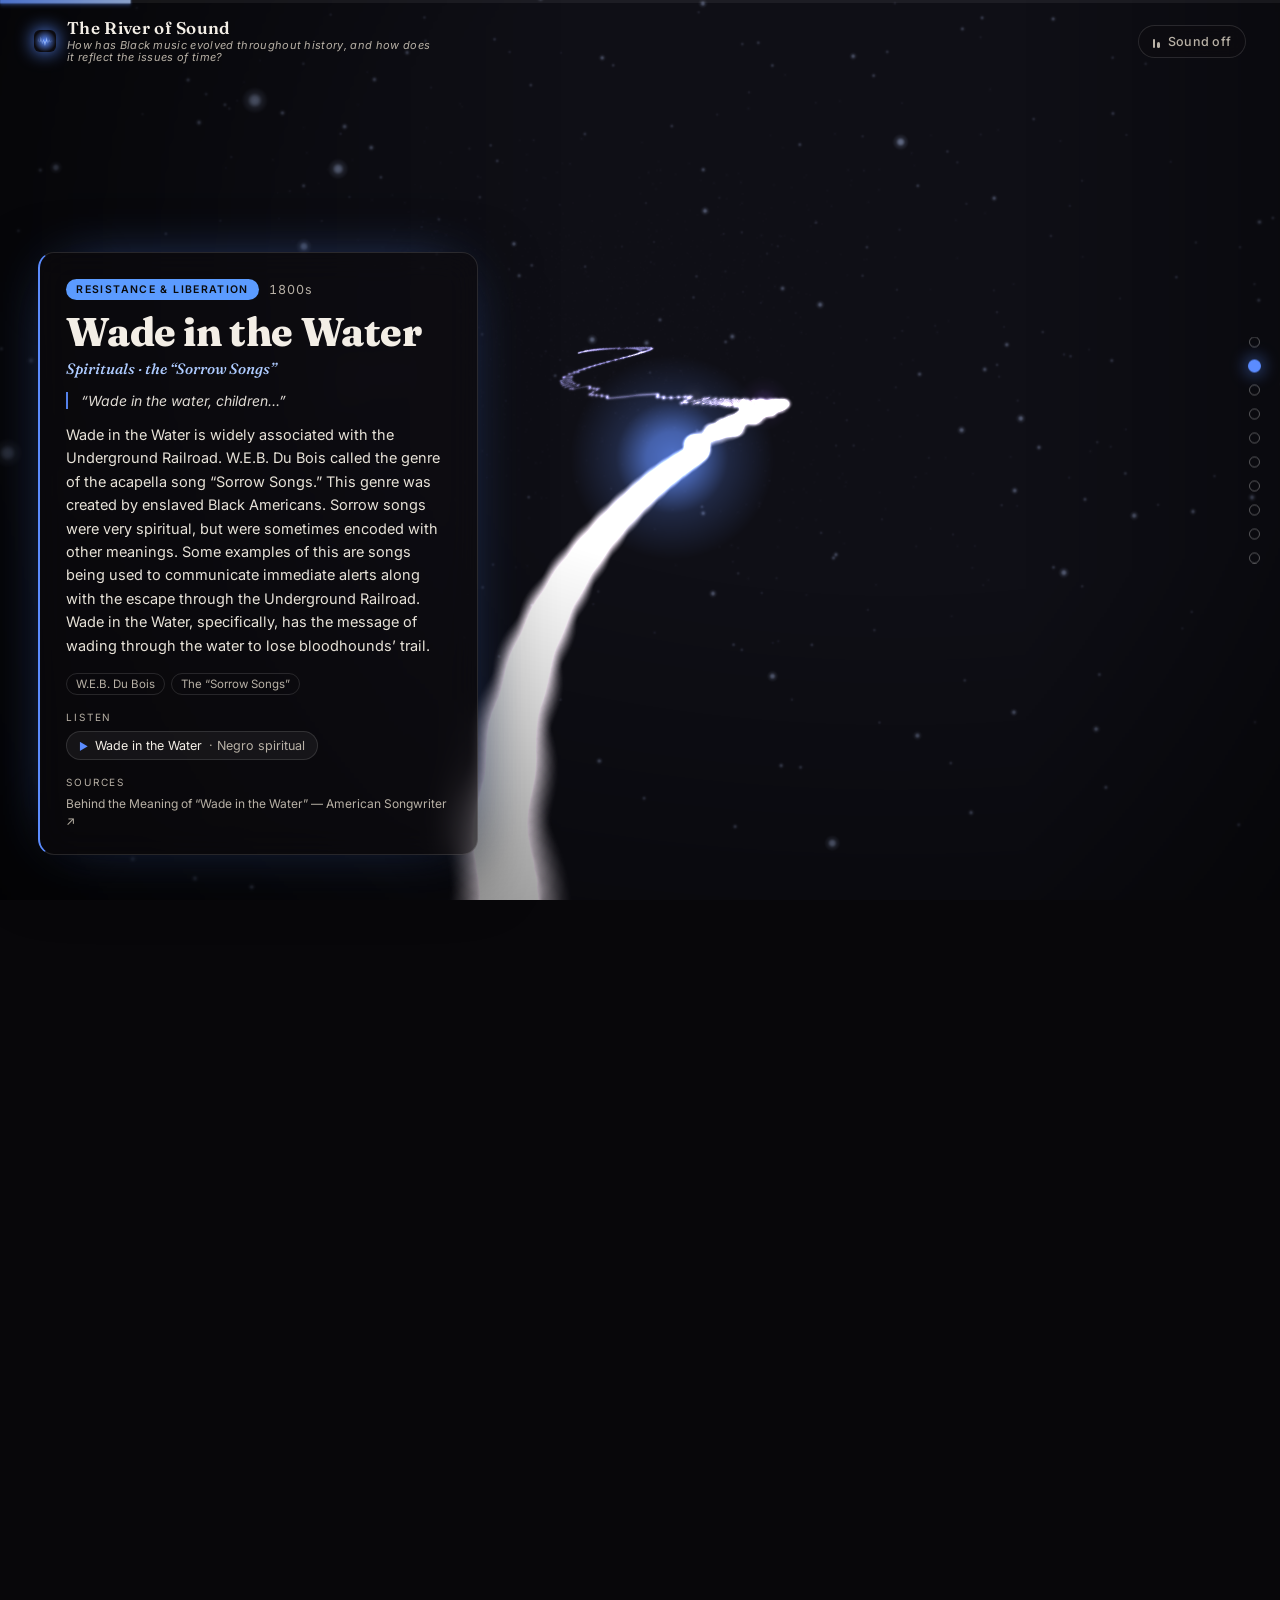
<file: index.html>
<!DOCTYPE html>
<html lang="en">
<head>
<meta charset="UTF-8" />
<meta name="viewport" content="width=device-width, initial-scale=1.0, viewport-fit=cover" />
<title>The River of Sound — How Black Music Reflects Its Time</title>
<meta name="description" content="An interactive 3D timeline of Black music history, from West African drums to Black Lives Matter — built from the standpoint of a Black Studies Honors student in Seattle Public Schools." />
<meta name="theme-color" content="#0a0a0a" />

<!-- Favicon: a tiny waveform -->
<link rel="icon" href="data:image/svg+xml,%3Csvg xmlns='http://www.w3.org/2000/svg' viewBox='0 0 32 32'%3E%3Crect width='32' height='32' rx='7' fill='%230a0a0a'/%3E%3Cpath d='M3 16 Q7 4 11 16 T19 16 T27 16' fill='none' stroke='%23ffd23f' stroke-width='2.4' stroke-linecap='round'/%3E%3C/svg%3E" />

<!-- Type: graceful system fallbacks if the network is unavailable -->
<link rel="preconnect" href="https://fonts.googleapis.com" />
<link rel="preconnect" href="https://fonts.gstatic.com" crossorigin />
<link href="https://fonts.googleapis.com/css2?family=Fraunces:ital,opsz,wght@0,9..144,400;0,9..144,600;0,9..144,800;1,9..144,500&family=Inter:wght@400;500;600&display=swap" rel="stylesheet" />

<link rel="stylesheet" href="./css/style.css" />

<!-- Three.js r160 from the local vendored copy (no network needed).
     Served over http(s) this needs a browser with import-map support; for the
     most universal option (any browser, double-click or URL), use the
     self-contained river-of-sound.html build instead. -->
<script type="importmap">
{ "imports": { "three": "./vendor/three.module.js" } }
</script>
</head>
<body>

  <!-- The 3D river -->
  <canvas id="scene" aria-hidden="true"></canvas>

  <!-- Tall invisible element that provides the scroll distance -->
  <div id="scroll-space"></div>

  <!-- Fixed UI overlay -->
  <div id="overlay">

    <header id="topbar">
      <div class="brand">
        <span class="brand-mark" aria-hidden="true"></span>
        <span class="brand-text">
          <span class="brand-title">The River of Sound</span>
          <span class="brand-q">How has Black music evolved throughout history, and how does it reflect the issues of time?</span>
        </span>
      </div>
      <div class="top-actions">
        <button id="sound-toggle" aria-pressed="false" title="Toggle the sound">
          <span class="s-ico" aria-hidden="true"></span><span class="s-label">Sound off</span>
        </button>
      </div>
    </header>

    <div id="progress"><div id="progress-fill"></div></div>

    <!-- The active-era reading panel -->
    <article id="panel" aria-live="polite"></article>

    <!-- Right-side era navigation -->
    <nav id="dots" aria-label="Jump to era"></nav>

  </div>

  <script type="module" src="./src/timeline.js"></script>
</body>
</html>
</file>
<file: css/style.css>
/* ============================================================
   THE RIVER OF SOUND — styles
   ============================================================ */

:root{
  --accent:  #ff9d3c;
  --accent2: #ffd28a;
  --ink:     #f3eee6;
  --ink-dim: #b8b1a6;
  --glass:   rgba(14,13,17,.52);
  --glass-strong: rgba(10,10,12,.82);
  --hair:    rgba(255,255,255,.12);

  /* lens colours (the four Ethnic Studies themes) */
  --lens-identity:   #ffb347;
  --lens-power:      #ff5d5d;
  --lens-resistance: #5b9bff;
  --lens-reflection: #c08cff;

  --serif: "Fraunces", Georgia, "Times New Roman", serif;
  --sans:  "Inter", system-ui, -apple-system, "Segoe UI", Roboto, sans-serif;
}

*{ box-sizing:border-box; }
html{ scroll-behavior:auto; }
body{
  margin:0;
  background:#08070a;
  color:var(--ink);
  font-family:var(--sans);
  -webkit-font-smoothing:antialiased;
  overflow-x:hidden;
}
a{ color:inherit; }

/* ---- the canvas sits fixed behind everything ---- */
#scene{
  position:fixed; inset:0;
  width:100vw; height:100vh;
  display:block; z-index:0;
}
/* cinematic vignette for legibility (single overlay, above canvas / below UI) */
body::after{
  content:""; position:fixed; inset:0; z-index:1; pointer-events:none;
  background:
    radial-gradient(120% 90% at 70% 30%, transparent 40%, rgba(0,0,0,.5) 100%),
    linear-gradient(to right, rgba(0,0,0,.5), transparent 44%, transparent 80%, rgba(0,0,0,.32));
}
body.no-webgl::after{ display:none; }
#scroll-space{ position:relative; z-index:0; width:1px; pointer-events:none; }

/* ============================================================
   OVERLAY
   ============================================================ */
#overlay{
  position:fixed; inset:0; z-index:5;
  pointer-events:none;
}
#overlay button, #overlay a, #overlay nav{ pointer-events:auto; }

/* ---- top bar ---- */
#topbar{
  position:fixed; top:0; left:0; right:0;
  display:flex; align-items:center; justify-content:space-between;
  padding:18px clamp(16px,3vw,34px);
  z-index:6;
}
.brand{ display:flex; align-items:center; gap:11px; letter-spacing:.02em; }
.brand-mark{
  width:22px; height:22px; border-radius:6px; flex:none;
  background:
    radial-gradient(circle at 50% 50%, var(--accent), transparent 70%),
    #0c0b10;
  box-shadow:0 0 18px var(--accent);
  position:relative;
}
.brand-mark::after{
  content:""; position:absolute; inset:3px;
  background:
    linear-gradient(90deg,transparent,var(--accent2),transparent);
  clip-path: polygon(0 50%,8% 30%,16% 60%,24% 20%,32% 70%,40% 35%,50% 80%,60% 25%,68% 65%,76% 38%,84% 60%,92% 45%,100% 50%,100% 52%,0 52%);
  opacity:.95;
}
.brand-text{ display:flex; flex-direction:column; line-height:1.16; }
.brand-title{ font-family:var(--serif); font-weight:600; font-size:17px; }
.brand-q{ font-size:11px; font-style:italic; color:var(--ink-dim); max-width:52ch; margin-top:1px; }

.top-actions{ display:flex; gap:10px; }
.top-actions button{
  font-family:var(--sans); font-size:12.5px; font-weight:500; letter-spacing:.02em;
  color:var(--ink-dim);
  background:var(--glass); border:1px solid var(--hair); border-radius:999px;
  padding:8px 14px; cursor:pointer; backdrop-filter:blur(10px);
  transition:color .25s, border-color .25s, background .25s;
  display:flex; align-items:center; gap:8px;
}
.top-actions button:hover{ color:var(--ink); border-color:var(--accent); }
#sound-toggle.on{ color:var(--ink); border-color:var(--accent); }

/* tiny equalizer icon */
.s-ico{ display:inline-flex; align-items:flex-end; gap:2px; height:13px; }
.s-ico::before,.s-ico::after,
#sound-toggle .s-ico i{ content:""; width:2.5px; background:currentColor; border-radius:2px; height:5px; }
.s-ico::before{ height:9px; }
.s-ico::after{ height:6px; }
#sound-toggle.on .s-ico::before{ animation:eq .9s ease-in-out infinite; }
#sound-toggle.on .s-ico::after{ animation:eq .9s ease-in-out infinite .3s; }
@keyframes eq{ 0%,100%{height:4px} 50%{height:12px} }

/* ---- progress bar ---- */
#progress{
  position:fixed; top:0; left:0; right:0; height:3px; z-index:7;
  background:rgba(255,255,255,.06);
}
#progress-fill{
  height:100%; width:100%; transform-origin:left center; transform:scaleX(0);
  background:linear-gradient(90deg, var(--accent), var(--accent2));
  box-shadow:0 0 12px var(--accent);
}

/* ============================================================
   THE READING PANEL
   ============================================================ */
#panel{
  position:fixed;
  left:clamp(16px,3vw,40px);
  bottom:clamp(16px,5vh,52px);
  width:min(440px,42vw);
  max-height:74vh; overflow:auto;
  padding:26px 26px 24px;
  background:var(--glass); backdrop-filter:blur(16px) saturate(1.1);
  border:1px solid var(--hair);
  border-left:2px solid var(--accent);
  border-radius:16px;
  box-shadow:0 18px 60px rgba(0,0,0,.5), 0 0 60px -30px var(--accent);
  pointer-events:auto;
  transition:opacity .22s ease, transform .22s ease;
  scrollbar-width:thin; scrollbar-color:var(--accent) transparent;
}
#panel.fading{ opacity:0; transform:translateY(12px); }
#panel::-webkit-scrollbar{ width:6px; }
#panel::-webkit-scrollbar-thumb{ background:var(--accent); border-radius:6px; }

.p-top{ display:flex; align-items:center; gap:10px; margin-bottom:12px; flex-wrap:wrap; }
.lens{
  font-size:10.5px; font-weight:600; letter-spacing:.13em; text-transform:uppercase;
  padding:4px 10px; border-radius:999px; color:#0a0a0a; white-space:nowrap;
}
.lens-identity{   background:var(--lens-identity); }
.lens-power{      background:var(--lens-power); }
.lens-resistance{ background:var(--lens-resistance); }
.lens-reflection{ background:var(--lens-reflection); }
.years{ font-size:12.5px; letter-spacing:.08em; color:var(--ink-dim); font-variant-numeric:tabular-nums; }

.p-title{
  font-family:var(--serif); font-weight:800; font-size:clamp(28px,3.4vw,40px);
  line-height:1.02; margin:.1em 0 .15em; letter-spacing:-.01em;
}
.p-genre{
  font-family:var(--serif); font-style:italic; font-weight:500;
  color:var(--accent2); font-size:15px; margin:0 0 14px;
}
.p-hook{
  font-size:14px; color:var(--ink); opacity:.92; margin:0 0 14px;
  padding-left:13px; border-left:2px solid var(--accent);
  font-style:italic;
}
.p-body{ font-size:14.5px; line-height:1.62; color:#e7e2d8; margin:0 0 16px; }
.p-body em{ color:var(--accent2); font-style:italic; }

.p-voices{ display:flex; flex-wrap:wrap; gap:6px; margin-bottom:6px; }
.p-voices span{
  font-size:11.5px; color:var(--ink-dim);
  border:1px solid var(--hair); border-radius:999px; padding:3px 9px;
}

.p-label{
  font-size:10px; letter-spacing:.18em; text-transform:uppercase;
  color:var(--ink-dim); margin:16px 0 8px;
}
.p-songs{ display:flex; flex-wrap:wrap; gap:7px; }
.chip{
  display:inline-flex; align-items:center; gap:7px;
  font-size:12.5px; text-decoration:none; color:var(--ink);
  background:rgba(255,255,255,.05); border:1px solid var(--hair);
  border-radius:999px; padding:6px 12px;
  transition:border-color .2s, background .2s, transform .2s;
}
.chip em{ color:var(--ink-dim); font-style:normal; }
.chip .play{ color:var(--accent); font-size:10px; }
.chip:hover{ border-color:var(--accent); background:rgba(255,255,255,.09); transform:translateY(-1px); }

.p-sources{ display:flex; flex-direction:column; gap:5px; }
.p-sources a{
  font-size:12px; color:var(--ink-dim); text-decoration:none; line-height:1.4;
  transition:color .2s;
}
.p-sources a:hover{ color:var(--accent); }

/* ============================================================
   ERA DOTS
   ============================================================ */
#dots{
  position:fixed; right:clamp(12px,1.6vw,26px); top:50%; transform:translateY(-50%);
  display:flex; flex-direction:column; gap:13px; z-index:6;
}
.dot{
  position:relative; width:11px; height:11px; padding:0; cursor:pointer;
  border-radius:50%; border:1.5px solid rgba(255,255,255,.32);
  background:transparent; transition:all .3s;
}
.dot:hover{ border-color:var(--accent); }
.dot.active{
  background:var(--accent); border-color:var(--accent);
  box-shadow:0 0 14px var(--accent); transform:scale(1.18);
}
.dot-label{
  position:absolute; right:24px; top:50%; transform:translateY(-50%) translateX(8px);
  white-space:nowrap; opacity:0; pointer-events:none;
  background:var(--glass-strong); backdrop-filter:blur(8px);
  border:1px solid var(--hair); border-radius:8px;
  padding:6px 11px; font-size:12px; line-height:1.2;
  transition:opacity .25s, transform .25s;
}
.dot-label small{ display:block; color:var(--ink-dim); font-size:10px; margin-top:2px; }
.dot:hover .dot-label{ opacity:1; transform:translateY(-50%) translateX(0); }

/* ============================================================
   INTRO / TITLE CARD
   ============================================================ */
#intro{
  position:fixed; inset:0; z-index:20;
  display:grid; place-items:center; text-align:center;
  background:
    radial-gradient(80% 60% at 50% 42%, rgba(10,10,14,.35), rgba(6,6,9,.92));
  backdrop-filter:blur(2px);
  transition:opacity 1s ease, visibility 1s;
}
#intro.gone{ opacity:0; visibility:hidden; }
.intro-inner{ max-width:760px; padding:30px; }
.kicker{
  font-size:12px; letter-spacing:.32em; text-transform:uppercase;
  color:var(--accent2); margin:0 0 22px;
}
#intro h1{
  font-family:var(--serif); font-weight:800;
  font-size:clamp(52px,11vw,138px); line-height:.92; margin:0;
  letter-spacing:-.02em;
  background:linear-gradient(180deg,#fff,#cdbf9e);
  -webkit-background-clip:text; background-clip:text; color:transparent;
  text-shadow:0 0 80px rgba(255,210,138,.18);
}
#intro h1 span{
  display:block; font-size:.34em; font-style:italic; font-weight:500;
  letter-spacing:.04em; color:var(--accent2);
  -webkit-text-fill-color:var(--accent2); margin:.06em 0;
}
.question{
  font-size:clamp(15px,2vw,19px); color:var(--ink); opacity:.92;
  margin:26px auto 24px; max-width:30em; line-height:1.5;
}
#epigraph{
  margin:0 auto 30px; max-width:34em;
  font-family:var(--serif); font-style:italic; font-size:15px; line-height:1.7;
  color:var(--ink-dim);
}
#epigraph span{ display:block; }
#epigraph cite{ display:block; margin-top:10px; font-size:12px; font-style:normal; letter-spacing:.04em; opacity:.8; }

#begin{
  font-family:var(--sans); font-size:15px; font-weight:600; letter-spacing:.02em;
  color:#0a0a0a; cursor:pointer;
  background:linear-gradient(180deg,var(--accent2),var(--accent));
  border:none; border-radius:999px; padding:14px 30px;
  box-shadow:0 12px 40px -10px var(--accent), 0 0 0 1px rgba(255,255,255,.18) inset;
  transition:transform .25s, box-shadow .25s;
}
#begin span{ margin-left:8px; display:inline-block; transition:transform .3s; }
#begin:hover{ transform:translateY(-2px); }
#begin:hover span{ transform:translateY(3px); }
.scroll-hint{ margin-top:18px; font-size:12px; letter-spacing:.14em; text-transform:uppercase; color:var(--ink-dim); }

/* ============================================================
   ABOUT / SOURCES MODAL
   ============================================================ */
#about{
  position:fixed; inset:0; z-index:30; display:none;
  background:rgba(4,4,7,.74); backdrop-filter:blur(6px);
  padding:5vh 4vw; overflow:auto;
}
#about.open{ display:grid; place-items:start center; }
.about-card{
  position:relative; max-width:860px; width:100%;
  background:var(--glass-strong); border:1px solid var(--hair);
  border-radius:18px; padding:34px clamp(20px,4vw,46px);
  box-shadow:0 30px 90px rgba(0,0,0,.6);
}
#about-close{
  position:absolute; top:16px; right:18px; width:36px; height:36px;
  font-size:22px; line-height:1; color:var(--ink-dim);
  background:transparent; border:1px solid var(--hair); border-radius:50%;
  cursor:pointer; transition:color .2s, border-color .2s;
}
#about-close:hover{ color:var(--ink); border-color:var(--accent); }
.about-card h2{ font-family:var(--serif); font-size:28px; margin:0 0 18px; }
.about-card h3{ font-family:var(--serif); font-size:20px; margin:28px 0 14px; }
#about-body{ font-size:14.5px; line-height:1.65; color:#e7e2d8; }
.about-lead em{ color:var(--accent2); font-style:italic; }
.about-epi{
  font-family:var(--serif); font-style:italic; color:var(--ink-dim);
  border-left:2px solid var(--accent); padding-left:16px; margin:20px 0;
}
.about-epi span{ font-style:normal; font-size:12px; }
.about-method{ color:var(--ink-dim); font-size:13.5px; }
.src-grid{ display:grid; grid-template-columns:repeat(auto-fill,minmax(240px,1fr)); gap:18px 26px; }
.src-era h4{ font-family:var(--sans); font-size:13px; margin:0 0 7px; color:var(--ink); }
.src-era ul{ margin:0; padding-left:0; list-style:none; }
.src-era li{ margin:0 0 5px; }
.src-era a{ font-size:12.5px; color:var(--ink-dim); text-decoration:none; }
.src-era a:hover{ color:var(--accent); }

/* ============================================================
   FALLBACK DOCUMENT (no WebGL)
   ============================================================ */
body.no-webgl{ overflow:auto; }
body.no-webgl #scene, body.no-webgl #overlay, body.no-webgl #intro, body.no-webgl #scroll-space{ display:none; }
#fallback{
  position:relative; z-index:50; max-width:760px; margin:0 auto; padding:6vh 6vw 12vh;
  background:linear-gradient(180deg,#0c0b10,#08070a);
}
.fb-hero{ text-align:center; padding-bottom:6vh; border-bottom:1px solid var(--hair); }
.fb-kicker{ font-size:11px; letter-spacing:.28em; text-transform:uppercase; color:var(--accent2); }
.fb-hero h1{ font-family:var(--serif); font-size:clamp(44px,9vw,90px); margin:.1em 0; }
.fb-sub{ font-size:18px; color:var(--ink-dim); max-width:28em; margin:0 auto; }
.fb-hero blockquote{ font-family:var(--serif); font-style:italic; color:var(--ink-dim); margin:26px auto; max-width:30em; }
.fb-note{ font-size:12px; color:var(--ink-dim); opacity:.7; }
.fb-era{ padding:5vh 0; border-bottom:1px solid var(--hair); }
.fb-num{ font-family:var(--serif); font-size:54px; color:var(--a); opacity:.5; line-height:1; }
.fb-meta{ display:flex; gap:10px; align-items:center; margin:6px 0 8px; }
.fb-era h2{ font-family:var(--serif); font-size:34px; margin:.1em 0; color:var(--a); }
.fb-genre{ font-style:italic; color:var(--b); margin:0 0 14px; }
.fb-body{ font-size:16px; line-height:1.7; }
.fb-body em{ color:var(--b); }
.fb-voices,.fb-listen,.fb-src{ font-size:13.5px; color:var(--ink-dim); line-height:1.6; }
.fb-era a{ color:var(--a); text-decoration:none; }
.fb-era a:hover{ text-decoration:underline; }
.fb-foot{ text-align:center; padding-top:5vh; font-size:13px; color:var(--ink-dim); }

/* ============================================================
   RESPONSIVE
   ============================================================ */
@media (max-width:760px){
  #panel{
    left:10px; right:10px; bottom:10px; width:auto;
    max-height:46vh; padding:18px 18px 16px; border-radius:14px;
  }
  .p-body{ font-size:13.5px; }
  #dots{ right:9px; gap:9px; }
  .dot{ width:9px; height:9px; }
  .dot .dot-label{ display:none; }
  .brand-text{ display:none; }
  #topbar{ padding:12px 14px; }
  .top-actions button{ padding:7px 11px; font-size:11.5px; }
  #intro h1{ font-size:clamp(46px,17vw,90px); }
}
@media (max-width:420px){
  .top-actions #about-toggle{ display:none; }
}

/* ============================================================
   REDUCED MOTION
   ============================================================ */
@media (prefers-reduced-motion: reduce){
  #panel, #intro, .chip, #begin span, .dot{ transition-duration:.001s !important; }
  #sound-toggle.on .s-ico::before, #sound-toggle.on .s-ico::after{ animation:none; }
}
</file>
